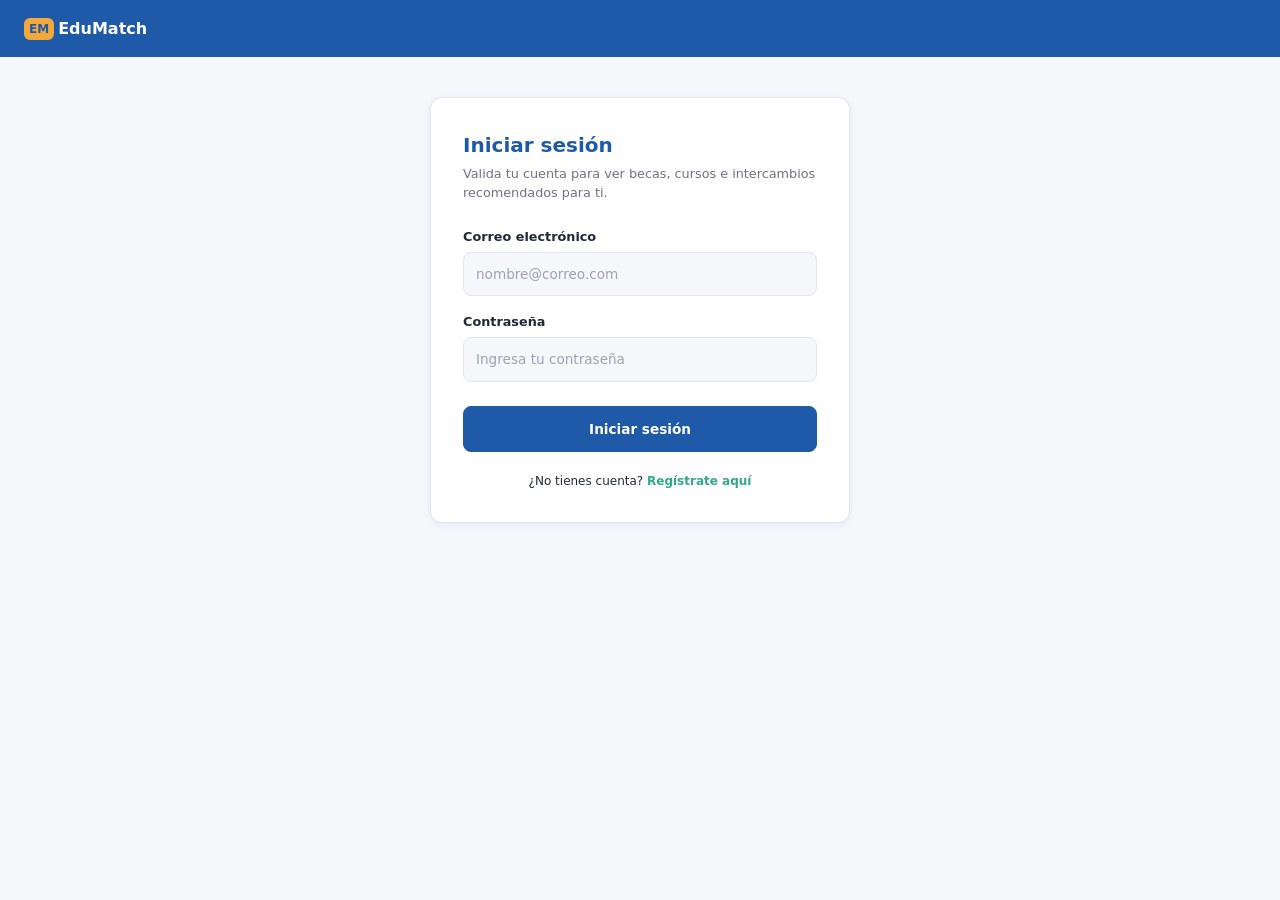
<file: index.html>
<!DOCTYPE html>
<html lang="es">
<head>
  <meta charset="UTF-8">
  <meta name="viewport" content="width=device-width, initial-scale=1">
  <title>Iniciar sesión | EduMatch</title>
  <link rel="stylesheet" href="styles.css">
</head>
<body>
  <header class="encabezado">
    <a class="marca" href="login.html"><span class="logo">EM</span>EduMatch</a>
  </header>

  <main class="contenedor">
    <section class="tarjeta">
      <h1>Iniciar sesión</h1>
      <p class="subtitulo">Valida tu cuenta para ver becas, cursos e intercambios recomendados para ti.</p>

      <form action="#" method="post">
        <label for="correo">Correo electrónico</label>
        <input type="email" id="correo" name="correo" placeholder="nombre@correo.com" autocomplete="email" required>

        <label for="contrasena">Contraseña</label>
        <input type="password" id="contrasena" name="contrasena" placeholder="Ingresa tu contraseña" autocomplete="current-password" required>

        <button type="submit" class="boton">Iniciar sesión</button>
      </form>

      <p class="enlace-pie">¿No tienes cuenta? <a href="registro.html">Regístrate aquí</a></p>
    </section>
  </main>
</body>
</html>
</file>
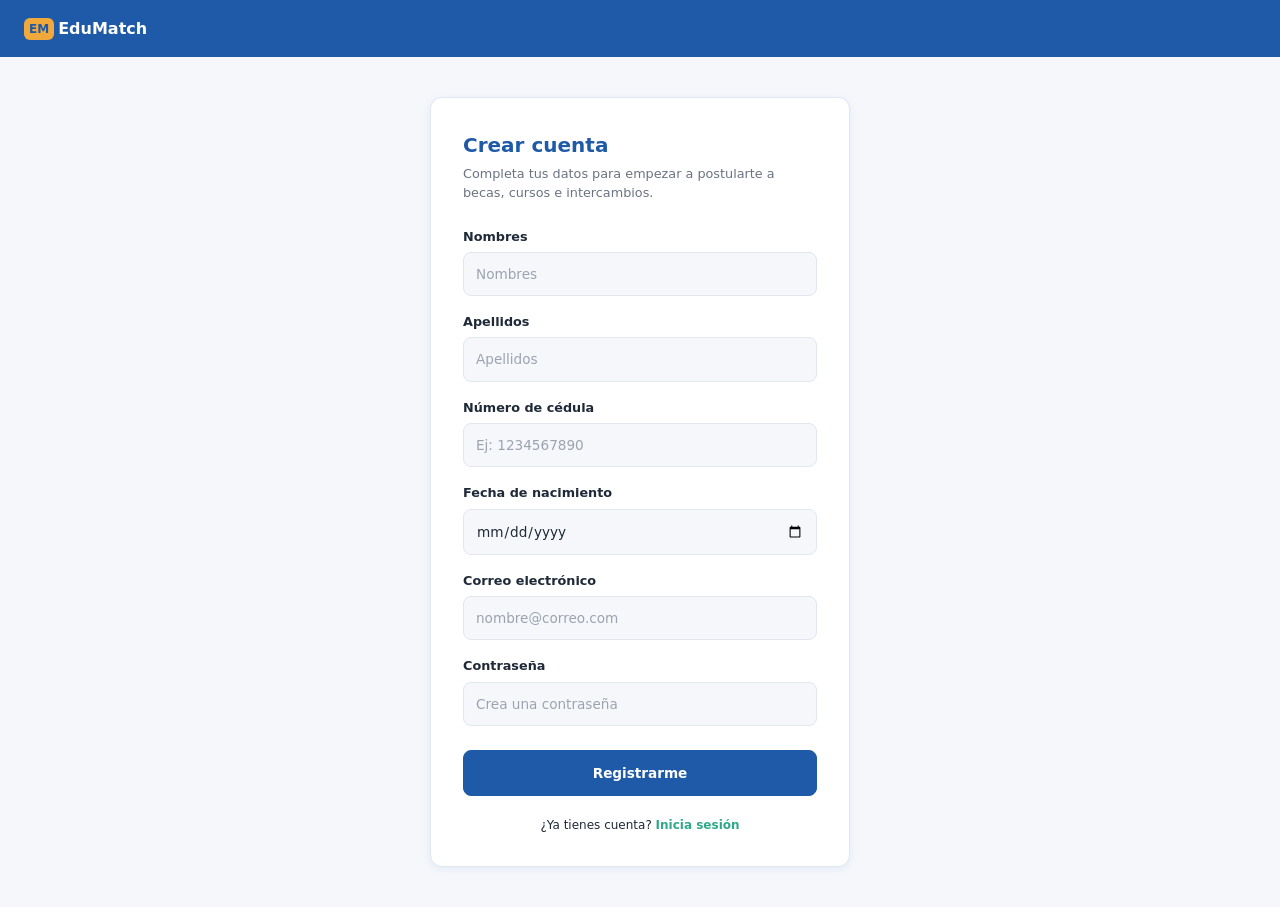
<file: registro.html>
<!DOCTYPE html>
<html lang="es">
<head>
  <meta charset="UTF-8">
  <meta name="viewport" content="width=device-width, initial-scale=1">
  <title>Crear cuenta | EduMatch</title>
  <link rel="stylesheet" href="styles.css">
</head>
<body>
  <header class="encabezado">
    <a class="marca" href="login.html"><span class="logo">EM</span>EduMatch</a>
  </header>

  <main class="contenedor">
    <section class="tarjeta">
      <h1>Crear cuenta</h1>
      <p class="subtitulo">Completa tus datos para empezar a postularte a becas, cursos e intercambios.</p>

      <form action="#" method="post">
        <label for="nombres">Nombres</label>
        <input type="text" id="nombres" name="nombres" placeholder="Nombres" autocomplete="given-name" required>

        <label for="apellidos">Apellidos</label>
        <input type="text" id="apellidos" name="apellidos" placeholder="Apellidos" autocomplete="family-name" required>

        <label for="cedula">Número de cédula</label>
        <input type="text" id="cedula" name="cedula" placeholder="Ej: 1234567890" inputmode="numeric" pattern="[0-9]{6,12}" title="Escribe solo números (entre 6 y 12 dígitos)" required>

        <label for="nacimiento">Fecha de nacimiento</label>
        <input type="date" id="nacimiento" name="nacimiento" autocomplete="bday" required>

        <label for="correo">Correo electrónico</label>
        <input type="email" id="correo" name="correo" placeholder="nombre@correo.com" autocomplete="email" required>

        <label for="contrasena">Contraseña</label>
        <input type="password" id="contrasena" name="contrasena" placeholder="Crea una contraseña" autocomplete="new-password" minlength="8" required>

        <button type="submit" class="boton">Registrarme</button>
      </form>

      <p class="enlace-pie">¿Ya tienes cuenta? <a href="login.html">Inicia sesión</a></p>
    </section>
  </main>
</body>
</html>
</file>
<file: styles.css>
/* EduMatch - hoja de estilos compartida (login, registro, error) */
:root {
  --azul: #1E5AA8;
  --verde: #2FA88A;
  --naranja: #F2A93B;
  --texto: #1F2937;
  --texto-suave: #6B7280;
  --fondo: #F5F7FB;
  --borde: #E1E6EF;
  --blanco: #FFFFFF;
  --error: #D64545;
  --error-fondo: #FBE9E9;
  --radio: 8px;
}

* { box-sizing: border-box; }

body {
  margin: 0;
  min-height: 100vh;
  font-family: Verdana, "DejaVu Sans", "Segoe UI", Arial, sans-serif;
  color: var(--texto);
  background: var(--fondo);
  line-height: 1.5;
}

/* Encabezado institucional */
.encabezado {
  background: var(--azul);
  padding: 16px 24px;
}
.marca {
  display: inline-flex;
  align-items: center;
  gap: 4px;
  color: var(--blanco);
  font-weight: bold;
  font-size: 1rem;
  text-decoration: none;
}
.logo {
  display: inline-block;
  background: var(--naranja);
  color: var(--azul);
  font-size: 0.75rem;
  font-weight: bold;
  padding: 4px 5px;
  border-radius: 6px;
  line-height: 1.2;
}

/* Contenedor y tarjeta central */
.contenedor {
  display: flex;
  justify-content: center;
  padding: 40px 16px;
}
.tarjeta {
  width: 100%;
  max-width: 420px;
  background: var(--blanco);
  border: 1px solid var(--borde);
  border-radius: 12px;
  padding: 32px;
  box-shadow: 0 2px 8px rgba(30, 90, 168, 0.08);
}
.tarjeta h1 {
  margin: 0 0 4px;
  font-size: 1.25rem;
  color: var(--azul);
}
.subtitulo {
  margin: 0 0 24px;
  font-size: 0.8rem;
  color: var(--texto-suave);
}

/* Formularios */
label {
  display: block;
  margin: 16px 0 6px;
  font-size: 0.8rem;
  font-weight: bold;
}
input {
  width: 100%;
  padding: 11px 12px;
  font: inherit;
  font-size: 0.85rem;
  color: var(--texto);
  background: var(--fondo);
  border: 1px solid var(--borde);
  border-radius: var(--radio);
}
input::placeholder { color: #9CA3AF; }
input:focus {
  outline: 3px solid rgba(30, 90, 168, 0.35);
  border-color: var(--azul);
  background: var(--blanco);
}

/* Botones */
.boton {
  display: block;
  width: 100%;
  margin-top: 24px;
  padding: 12px;
  font: inherit;
  font-size: 0.85rem;
  font-weight: bold;
  text-align: center;
  text-decoration: none;
  color: var(--blanco);
  background: var(--azul);
  border: 1px solid var(--azul);
  border-radius: var(--radio);
  cursor: pointer;
}
.boton:hover { background: #174a8c; }
.boton:focus-visible { outline: 3px solid rgba(242, 169, 59, 0.7); outline-offset: 2px; }
.boton-secundario {
  margin-top: 12px;
  color: var(--azul);
  background: var(--blanco);
}
.boton-secundario:hover { background: var(--fondo); }

/* Enlace al pie de la tarjeta */
.enlace-pie {
  margin: 20px 0 0;
  text-align: center;
  font-size: 0.75rem;
}
.enlace-pie a {
  color: var(--verde);
  font-weight: bold;
  text-decoration: none;
}
.enlace-pie a:hover,
.enlace-pie a:focus-visible { text-decoration: underline; }

/* Pantalla de error */
.centrado { text-align: center; }
.icono-alerta {
  width: 48px;
  height: 48px;
  margin: 0 auto 16px;
  display: flex;
  align-items: center;
  justify-content: center;
  border-radius: 50%;
  background: var(--error-fondo);
  color: var(--error);
  font-size: 1.4rem;
  font-weight: bold;
}
.titulo-error { color: var(--error) !important; }
.codigo-error {
  display: inline-block;
  margin: 8px 0 0;
  padding: 3px 10px;
  font-size: 0.7rem;
  color: var(--texto-suave);
  background: var(--fondo);
  border: 1px solid var(--borde);
  border-radius: 6px;
}

@media (max-width: 480px) {
  .tarjeta { padding: 24px 20px; }
}
</file>
